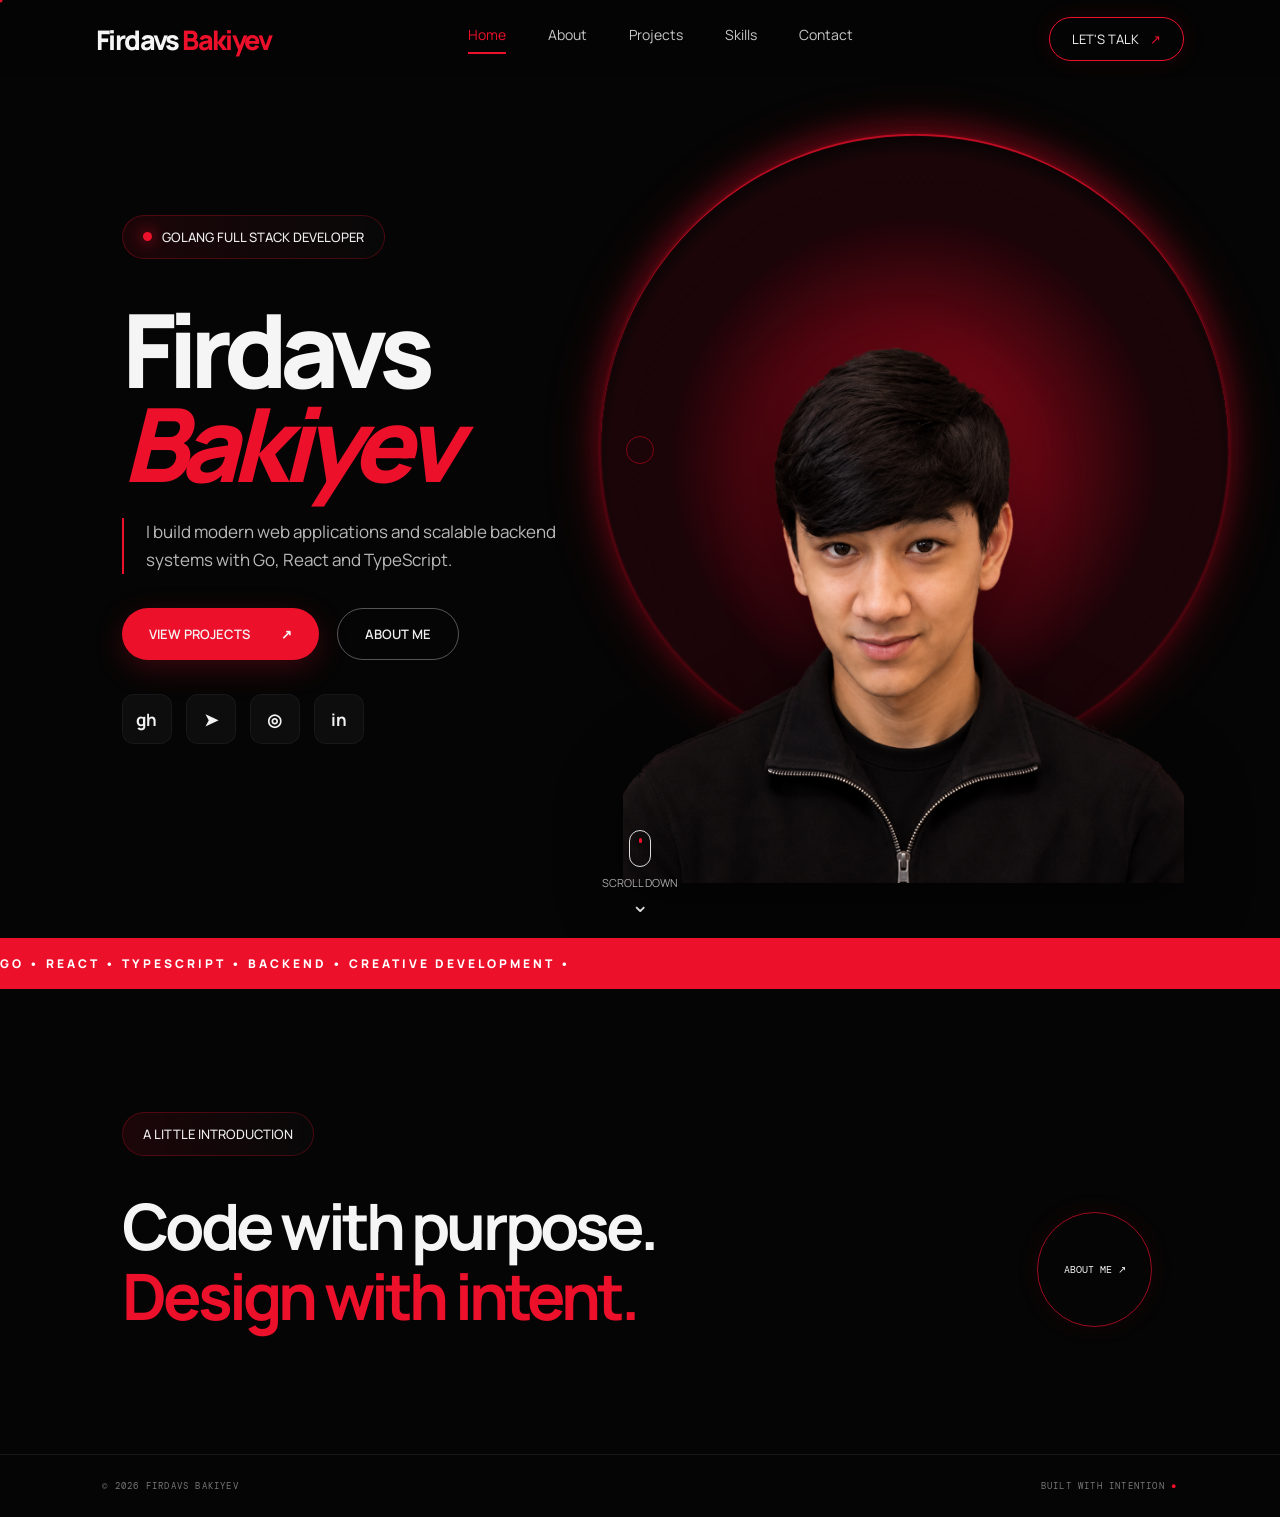
<file: index.html>
<!doctype html>
<html lang="en">
<head>
  <meta charset="UTF-8"><meta name="viewport" content="width=device-width, initial-scale=1.0">
  <meta name="theme-color" content="#080808"><title>Firdavs Bakiyev — Developer</title>
  <link rel="preconnect" href="https://fonts.googleapis.com"><link rel="preconnect" href="https://fonts.gstatic.com" crossorigin>
  <link href="https://fonts.googleapis.com/css2?family=DM+Mono:wght@400;500&family=Manrope:wght@400;500;600;700;800&display=swap" rel="stylesheet">
  <link rel="stylesheet" href="assets/style.css">
</head>
<body>
  <div class="cursor"></div><div class="cursor-follower"></div>
  <header class="nav-wrap"><a class="logo" href="index.html"><span class="logo-first">Firdavs</span> <span class="logo-last">Bakiyev</span></a><button class="menu-toggle" aria-label="Open menu">☰</button>
    <nav class="nav"><a class="active" href="index.html">Home</a><a href="about.html">About</a><a href="projects.html">Projects</a><a href="skills.html">Skills</a><a href="contact.html">Contact</a></nav>
    <a class="nav-cta" href="contact.html">LET'S TALK <span>↗</span></a>
  </header>
  <main>
    <section class="hero page-pad">
      <div class="hero-copy reveal">
        <p class="eyebrow"><span class="pulse"></span> GOLANG FULL STACK DEVELOPER</p>
        <p class="hero-kicker">AVAILABLE FOR SELECT PROJECTS</p>
        <h1>Firdavs<br><em>Bakiyev</em></h1>
        <p class="intro">I build modern web applications and scalable backend systems with Go, React and TypeScript.</p>
        <div class="hero-actions"><a class="button button-red" href="projects.html">VIEW PROJECTS <span>↗</span></a><a class="button button-outline" href="about.html">ABOUT ME</a></div>
        <div class="social-links">
          <a href="https://github.com/firdavs069" aria-label="GitHub" target="_blank" rel="noreferrer">gh</a>
          <a href="https://t.me/firdavs_dark" aria-label="Telegram" target="_blank" rel="noreferrer">➤</a>
          <a href="https://instagram.com/firdavsgolang" aria-label="Instagram" target="_blank" rel="noreferrer">◎</a>
          <a href="https://www.linkedin.com/" aria-label="LinkedIn" target="_blank" rel="noreferrer">in</a>
        </div>
      </div>
      <div class="hero-visual reveal">
        <div class="portrait-frame"><img src="assets/firdavs-cutout.png" alt="Portrait of Firdavs Bakiyev"></div>
        
        
      </div>
      <div class="scroll-prompt"><span class="mouse-icon"><i></i></span><span>SCROLL DOWN</span><b>⌄</b></div>
    </section>
    <section class="ticker"><div>GO • REACT • TYPESCRIPT • BACKEND • CREATIVE DEVELOPMENT •&nbsp;</div><div>GO • REACT • TYPESCRIPT • BACKEND • CREATIVE DEVELOPMENT •&nbsp;</div></section>
    <section class="home-next page-pad reveal"><p class="eyebrow">A LITTLE INTRODUCTION</p><h2>Code with purpose.<br><em>Design with intent.</em></h2><a class="circle-link" href="about.html">ABOUT ME ↗</a></section>
  </main>
  <footer><span>© 2026 FIRDAVS BAKIYEV</span><span>BUILT WITH INTENTION <b>●</b></span></footer>
  <script src="assets/script.js"></script>
</body></html>
</file>
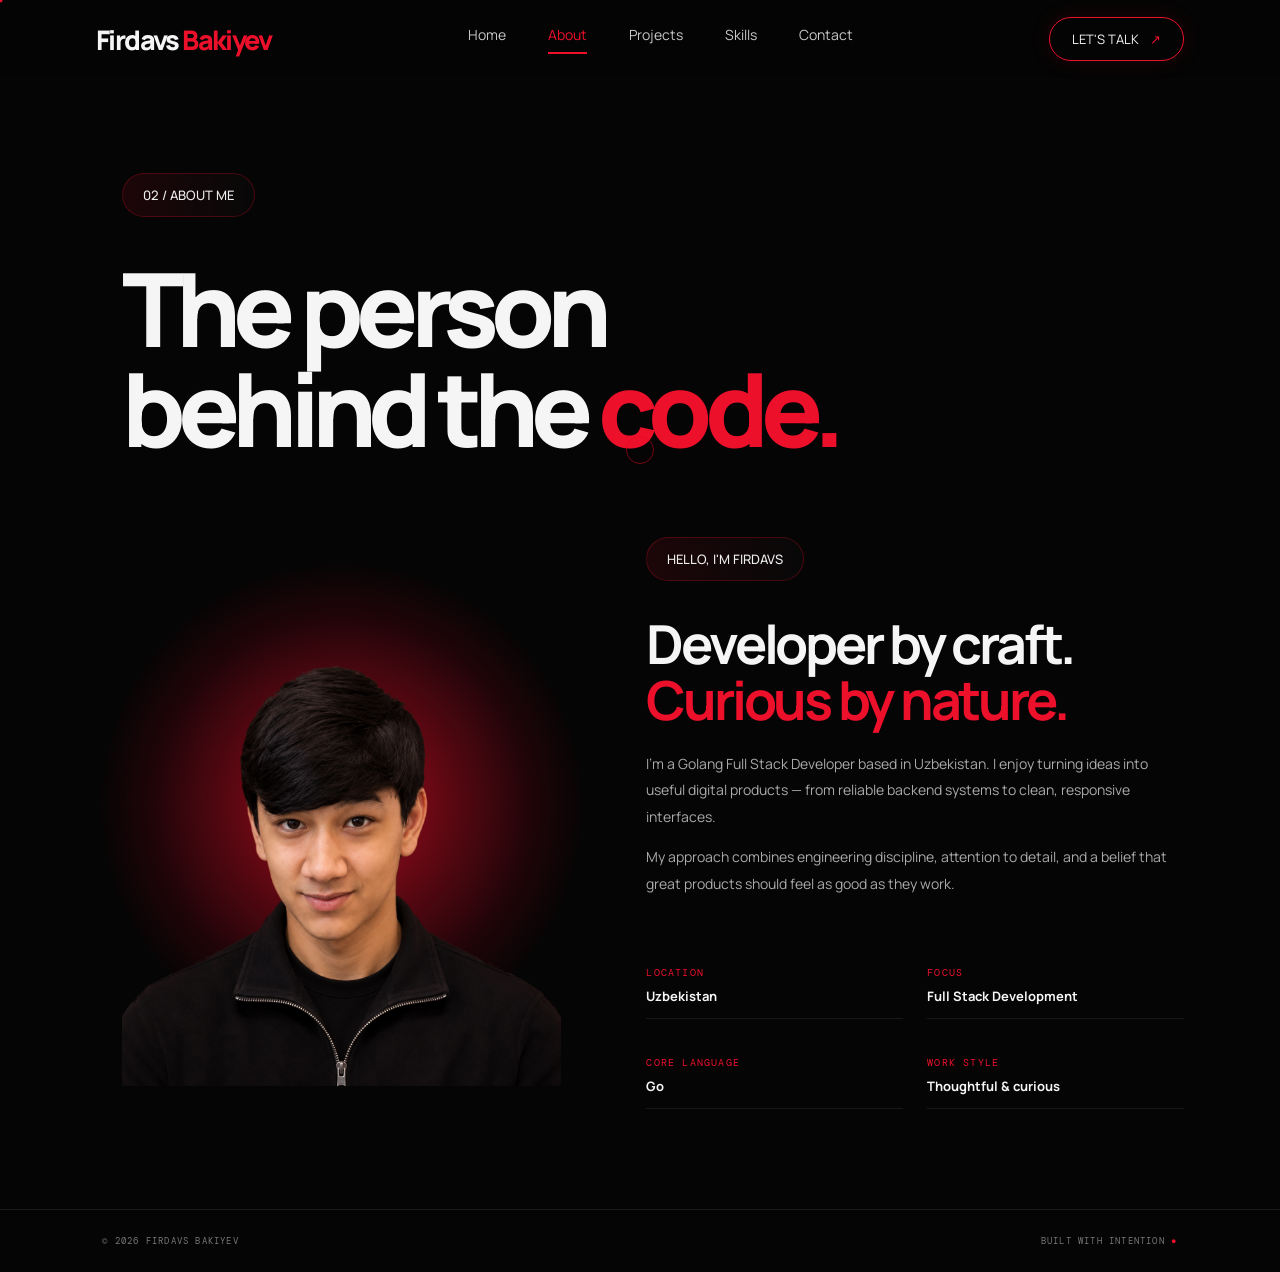
<file: about.html>
<!doctype html><html lang="en"><head><meta charset="UTF-8"><meta name="viewport" content="width=device-width, initial-scale=1.0"><title>About — Firdavs Bakiyev</title><link href="https://fonts.googleapis.com/css2?family=DM+Mono:wght@400;500&family=Manrope:wght@400;500;600;700;800&display=swap" rel="stylesheet"><link rel="stylesheet" href="assets/style.css"></head><body><div class="cursor"></div><div class="cursor-follower"></div><header class="nav-wrap"><a class="logo" href="index.html"><span class="logo-first">Firdavs</span> <span class="logo-last">Bakiyev</span></a><button class="menu-toggle" aria-label="Open menu">☰</button><nav class="nav"><a href="index.html">Home</a><a class="active" href="about.html">About</a><a href="projects.html">Projects</a><a href="skills.html">Skills</a><a href="contact.html">Contact</a></nav><a class="nav-cta" href="contact.html">LET'S TALK <span>↗</span></a></header><main class="inner-page page-pad"><p class="eyebrow reveal">02 / ABOUT ME</p><h1 class="inner-title reveal">The person<br>behind the <em>code.</em></h1><div class="about-grid"><div class="about-photo reveal"><img src="assets/firdavs-cutout.png" alt="Firdavs Bakiyev"></div><div class="about-copy reveal"><p class="eyebrow">HELLO, I'M FIRDAVS</p><h2>Developer by craft.<br><em>Curious by nature.</em></h2><p>I'm a Golang Full Stack Developer based in Uzbekistan. I enjoy turning ideas into useful digital products — from reliable backend systems to clean, responsive interfaces.</p><p>My approach combines engineering discipline, attention to detail, and a belief that great products should feel as good as they work.</p><div class="facts"><div><small>LOCATION</small><b>Uzbekistan</b></div><div><small>FOCUS</small><b>Full Stack Development</b></div><div><small>CORE LANGUAGE</small><b>Go</b></div><div><small>WORK STYLE</small><b>Thoughtful & curious</b></div></div></div></div></main><footer><span>© 2026 FIRDAVS BAKIYEV</span><span>BUILT WITH INTENTION <b>●</b></span></footer><script src="assets/script.js"></script></body></html>
</file>
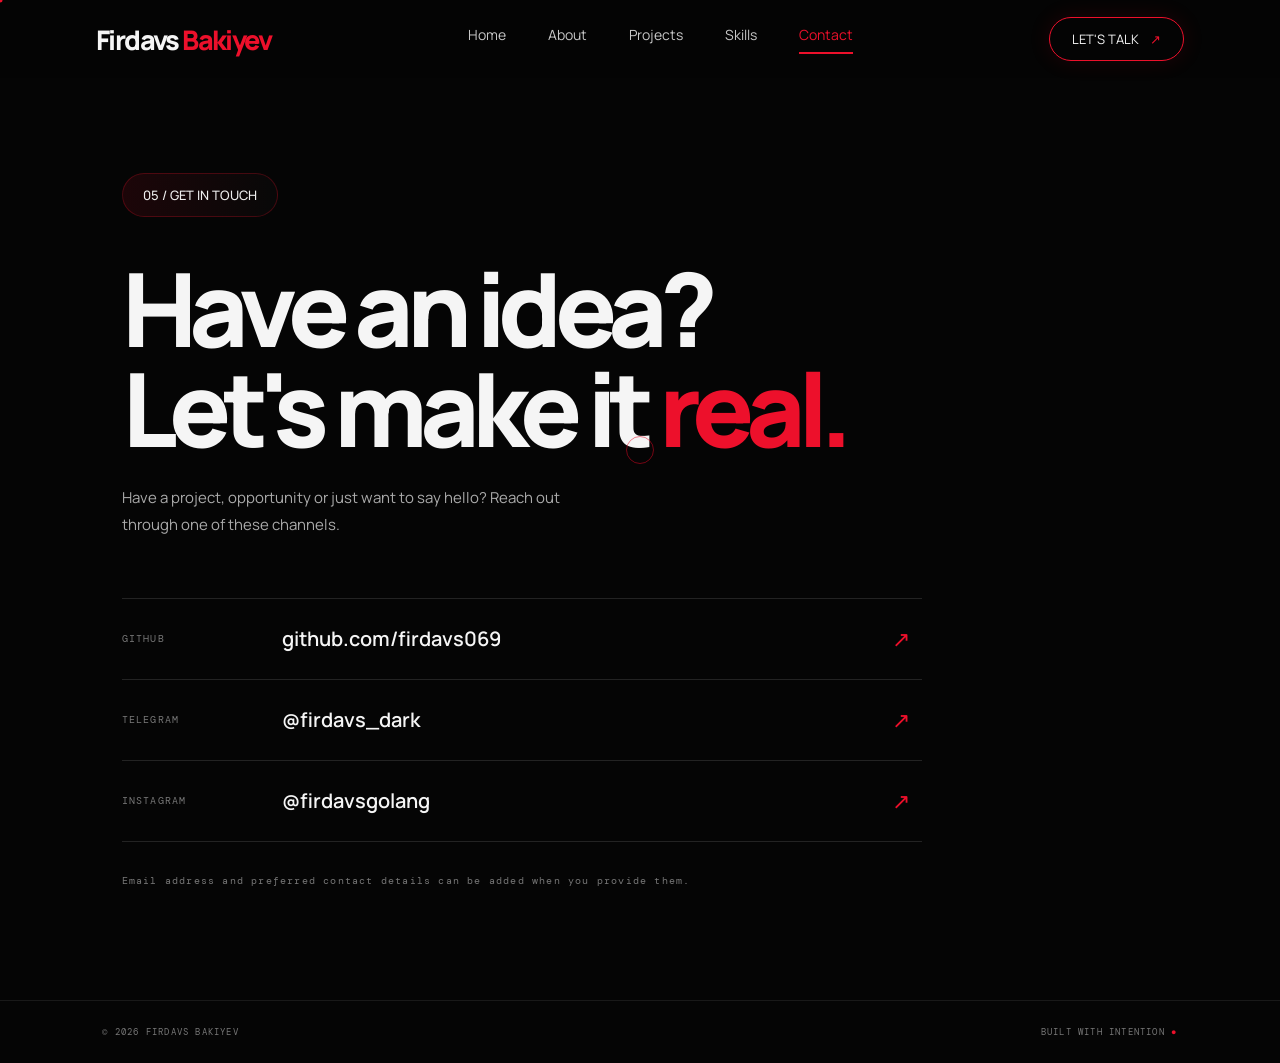
<file: contact.html>
<!doctype html><html lang="en"><head><meta charset="UTF-8"><meta name="viewport" content="width=device-width, initial-scale=1.0"><title>Contact — Firdavs Bakiyev</title><link href="https://fonts.googleapis.com/css2?family=DM+Mono:wght@400;500&family=Manrope:wght@400;500;600;700;800&display=swap" rel="stylesheet"><link rel="stylesheet" href="assets/style.css"></head><body><div class="cursor"></div><div class="cursor-follower"></div><header class="nav-wrap"><a class="logo" href="index.html"><span class="logo-first">Firdavs</span> <span class="logo-last">Bakiyev</span></a><button class="menu-toggle" aria-label="Open menu">☰</button><nav class="nav"><a href="index.html">Home</a><a href="about.html">About</a><a href="projects.html">Projects</a><a href="skills.html">Skills</a><a class="active" href="contact.html">Contact</a></nav><a class="nav-cta" href="contact.html">LET'S TALK <span>↗</span></a></header><main class="inner-page page-pad contact-page"><p class="eyebrow reveal">05 / GET IN TOUCH</p><h1 class="inner-title reveal">Have an idea?<br>Let's make it <em>real.</em></h1><p class="page-lead reveal">Have a project, opportunity or just want to say hello? Reach out through one of these channels.</p><div class="contact-links reveal"><a href="https://github.com/firdavs069" target="_blank" rel="noreferrer"><span>GITHUB</span><b>github.com/firdavs069</b><i>↗</i></a><a href="https://t.me/firdavs_dark" target="_blank" rel="noreferrer"><span>TELEGRAM</span><b>@firdavs_dark</b><i>↗</i></a><a href="https://instagram.com/firdavsgolang" target="_blank" rel="noreferrer"><span>INSTAGRAM</span><b>@firdavsgolang</b><i>↗</i></a></div><p class="note">Email address and preferred contact details can be added when you provide them.</p></main><footer><span>© 2026 FIRDAVS BAKIYEV</span><span>BUILT WITH INTENTION <b>●</b></span></footer><script src="assets/script.js"></script></body></html>
</file>
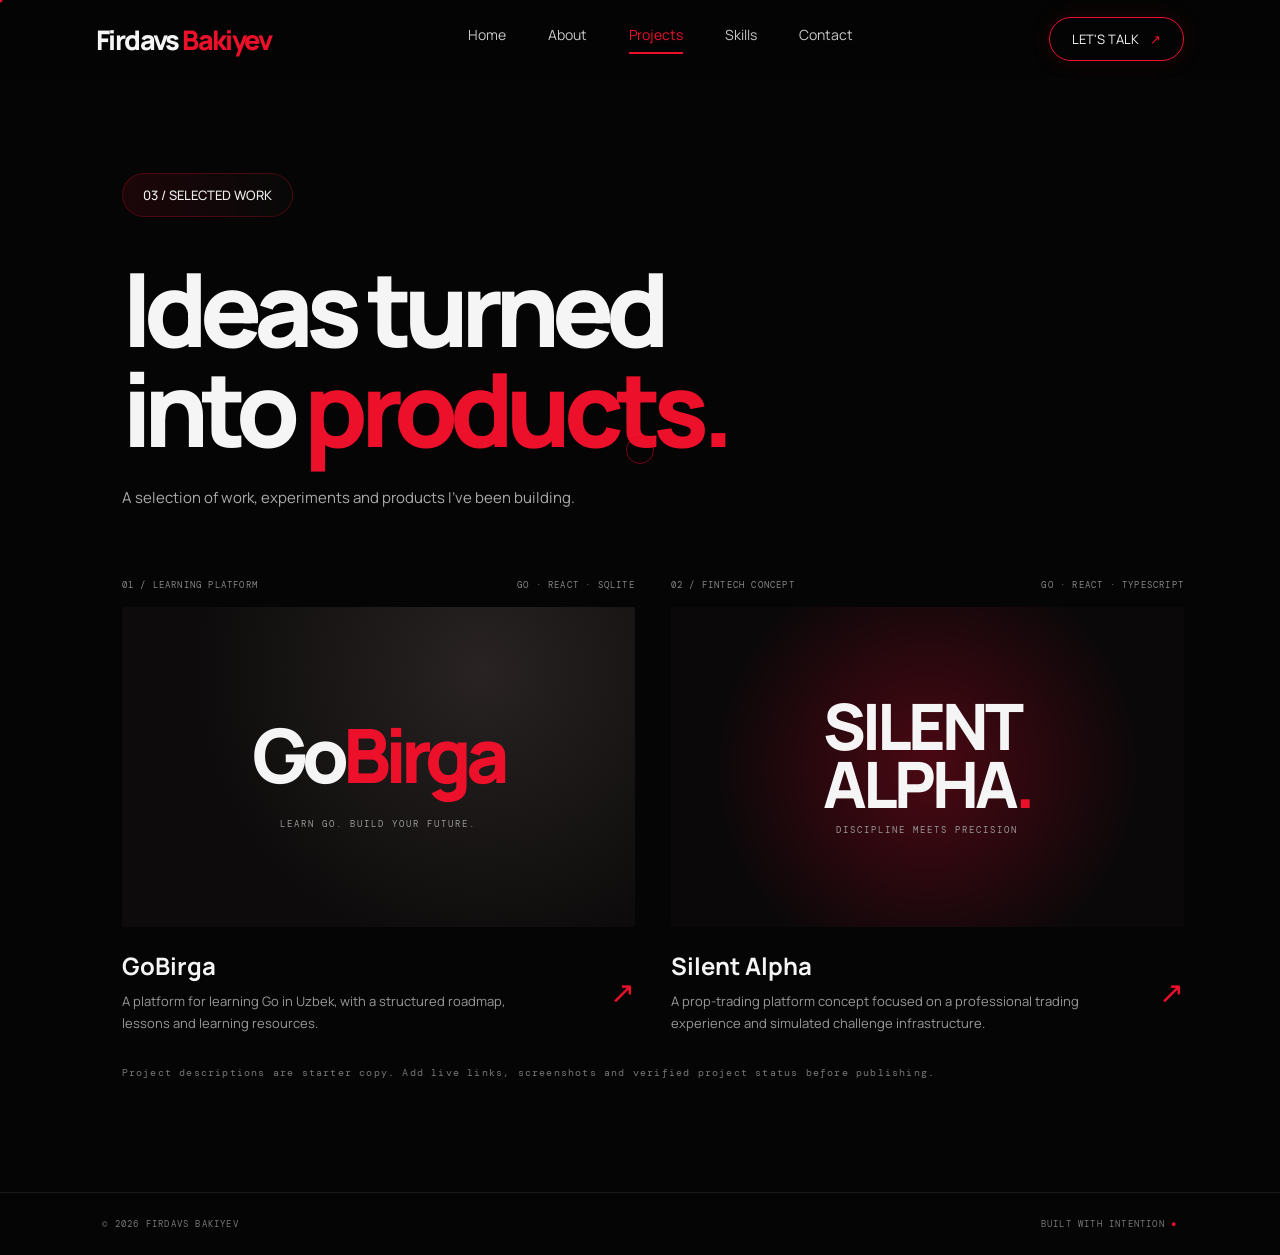
<file: projects.html>
<!doctype html><html lang="en"><head><meta charset="UTF-8"><meta name="viewport" content="width=device-width, initial-scale=1.0"><title>Projects — Firdavs Bakiyev</title><link href="https://fonts.googleapis.com/css2?family=DM+Mono:wght@400;500&family=Manrope:wght@400;500;600;700;800&display=swap" rel="stylesheet"><link rel="stylesheet" href="assets/style.css"></head><body><div class="cursor"></div><div class="cursor-follower"></div><header class="nav-wrap"><a class="logo" href="index.html"><span class="logo-first">Firdavs</span> <span class="logo-last">Bakiyev</span></a><button class="menu-toggle" aria-label="Open menu">☰</button><nav class="nav"><a href="index.html">Home</a><a href="about.html">About</a><a class="active" href="projects.html">Projects</a><a href="skills.html">Skills</a><a href="contact.html">Contact</a></nav><a class="nav-cta" href="contact.html">LET'S TALK <span>↗</span></a></header><main class="inner-page page-pad"><p class="eyebrow reveal">03 / SELECTED WORK</p><h1 class="inner-title reveal">Ideas turned<br>into <em>products.</em></h1><p class="page-lead reveal">A selection of work, experiments and products I've been building.</p><div class="project-list"><article class="project-card reveal"><div class="project-top"><span>01 / LEARNING PLATFORM</span><span>GO · REACT · SQLITE</span></div><div class="project-art gobirga"><span>Go<span class="red-word">Birga</span></span><small>LEARN GO. BUILD YOUR FUTURE.</small></div><div class="project-bottom"><div><h2>GoBirga</h2><p>A platform for learning Go in Uzbek, with a structured roadmap, lessons and learning resources.</p></div><span class="project-arrow">↗</span></div></article><article class="project-card reveal"><div class="project-top"><span>02 / FINTECH CONCEPT</span><span>GO · REACT · TYPESCRIPT</span></div><div class="project-art silent"><span>SILENT<br>ALPHA<span class="red-word">.</span></span><small>DISCIPLINE MEETS PRECISION</small></div><div class="project-bottom"><div><h2>Silent Alpha</h2><p>A prop-trading platform concept focused on a professional trading experience and simulated challenge infrastructure.</p></div><span class="project-arrow">↗</span></div></article></div><p class="note">Project descriptions are starter copy. Add live links, screenshots and verified project status before publishing.</p></main><footer><span>© 2026 FIRDAVS BAKIYEV</span><span>BUILT WITH INTENTION <b>●</b></span></footer><script src="assets/script.js"></script></body></html>
</file>
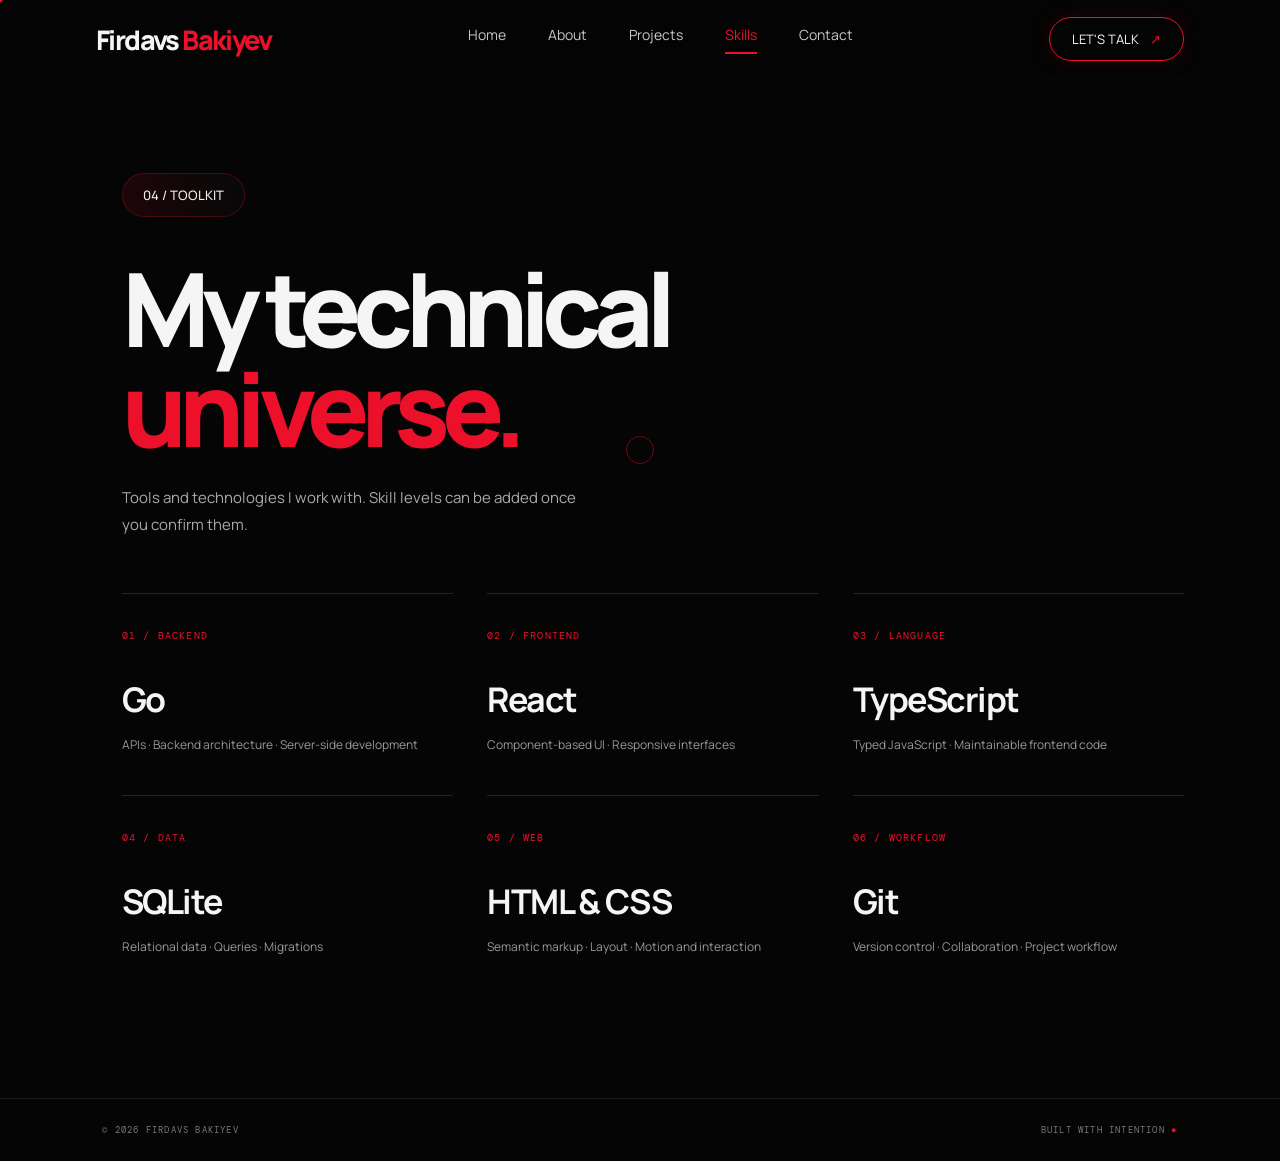
<file: skills.html>
<!doctype html><html lang="en"><head><meta charset="UTF-8"><meta name="viewport" content="width=device-width, initial-scale=1.0"><title>Skills — Firdavs Bakiyev</title><link href="https://fonts.googleapis.com/css2?family=DM+Mono:wght@400;500&family=Manrope:wght@400;500;600;700;800&display=swap" rel="stylesheet"><link rel="stylesheet" href="assets/style.css"></head><body><div class="cursor"></div><div class="cursor-follower"></div><header class="nav-wrap"><a class="logo" href="index.html"><span class="logo-first">Firdavs</span> <span class="logo-last">Bakiyev</span></a><button class="menu-toggle" aria-label="Open menu">☰</button><nav class="nav"><a href="index.html">Home</a><a href="about.html">About</a><a href="projects.html">Projects</a><a class="active" href="skills.html">Skills</a><a href="contact.html">Contact</a></nav><a class="nav-cta" href="contact.html">LET'S TALK <span>↗</span></a></header><main class="inner-page page-pad"><p class="eyebrow reveal">04 / TOOLKIT</p><h1 class="inner-title reveal">My technical<br><em>universe.</em></h1><p class="page-lead reveal">Tools and technologies I work with. Skill levels can be added once you confirm them.</p><div class="skill-grid"><div class="skill-card reveal"><small>01 / BACKEND</small><h2>Go</h2><p>APIs · Backend architecture · Server-side development</p></div><div class="skill-card reveal"><small>02 / FRONTEND</small><h2>React</h2><p>Component-based UI · Responsive interfaces</p></div><div class="skill-card reveal"><small>03 / LANGUAGE</small><h2>TypeScript</h2><p>Typed JavaScript · Maintainable frontend code</p></div><div class="skill-card reveal"><small>04 / DATA</small><h2>SQLite</h2><p>Relational data · Queries · Migrations</p></div><div class="skill-card reveal"><small>05 / WEB</small><h2>HTML & CSS</h2><p>Semantic markup · Layout · Motion and interaction</p></div><div class="skill-card reveal"><small>06 / WORKFLOW</small><h2>Git</h2><p>Version control · Collaboration · Project workflow</p></div></div></main><footer><span>© 2026 FIRDAVS BAKIYEV</span><span>BUILT WITH INTENTION <b>●</b></span></footer><script src="assets/script.js"></script></body></html>
</file>
<file: assets/style.css>
:root{--bg:#080808;--panel:#111;--red:#e50924;--white:#f4f1ef;--muted:#898484;--line:#292526}*{box-sizing:border-box}html{scroll-behavior:smooth}body{margin:0;background:var(--bg);color:var(--white);font-family:Manrope,Arial,sans-serif;overflow-x:hidden}a{color:inherit;text-decoration:none}.page-pad{padding-left:8vw;padding-right:8vw}.nav-wrap{height:82px;padding:0 8vw;display:flex;align-items:center;justify-content:space-between;border-bottom:1px solid #ffffff12;position:relative;z-index:10;background:#080808e8;backdrop-filter:blur(16px)}.logo{font-size:20px;font-weight:800;letter-spacing:-1px;white-space:nowrap;color:#f4f1ef}.logo span,.red-dot,.red-word{color:var(--red)}.nav{display:flex;gap:34px}.nav a,.nav-cta,.eyebrow,.hero-kicker,.hero-bottom,.portrait-label,.vertical-note,.hero-index,.project-top,.skill-card small,.facts small,footer,.contact-links>a>span,.note{font-family:"DM Mono",monospace;font-size:10px;letter-spacing:1.2px}.nav a{color:#aaa;transition:.3s}.nav a:hover,.nav a.active{color:var(--white)}.nav a.active:after{content:"";display:block;height:2px;background:var(--red);margin-top:8px}.nav-cta{border:1px solid #ffffff35;padding:12px 16px;transition:.3s}.nav-cta:hover{background:var(--red);border-color:var(--red)}.nav-cta span{color:var(--red);margin-left:8px}.nav-cta:hover span{color:white}.menu-toggle{display:none;background:none;color:white;border:0;font-size:24px}.hero{min-height:calc(100vh - 82px);position:relative;display:grid;grid-template-columns:1.05fr .95fr;align-items:center;overflow:hidden;padding-top:45px;padding-bottom:90px}.hero:before{content:"";position:absolute;width:650px;height:650px;border-radius:50%;background:radial-gradient(circle,#7b0715 0%,#3d050d 27%,transparent 68%);right:0;top:8%;opacity:.48;pointer-events:none}.hero-copy{position:relative;z-index:2;padding:35px 0}.eyebrow{color:var(--red);display:flex;align-items:center;gap:10px}.pulse{width:7px;height:7px;border-radius:50%;background:var(--red);box-shadow:0 0 15px var(--red);animation:pulse 1.6s infinite}.hero-kicker{color:#b8b0b0;margin:55px 0 18px}.hero-kicker span{color:#666}.hero h1,.inner-title{font-size:clamp(58px,7.4vw,112px);line-height:.99;letter-spacing:-.085em;margin:0;font-weight:800}.hero h1 em,.inner-title em,.home-next h2 em,.about-copy h2 em{font-style:normal;color:var(--red)}.intro,.page-lead{max-width:480px;color:#a59e9e;line-height:1.9;font-size:14px;margin:28px 0 30px}.hero-actions{display:flex;align-items:center;gap:28px}.button{padding:16px 20px;font-family:"DM Mono",monospace;font-size:10px;letter-spacing:1px}.button-red{background:var(--red);transition:transform .3s,box-shadow .3s}.button-red:hover{transform:translateY(-4px);box-shadow:0 12px 35px #e5092445}.button span{margin-left:16px}.text-link{font-family:"DM Mono",monospace;font-size:10px;color:#aaa}.text-link span{color:var(--red);margin-left:8px}.hero-visual{height:min(720px,78vh);min-height:500px;position:relative;display:flex;align-items:center;justify-content:center}.portrait-frame{height:100%;width:min(100%,620px);position:relative;overflow:visible;border:0;border-radius:0;z-index:1;box-shadow:none;background:transparent;display:flex;align-items:flex-end;justify-content:center}.portrait-frame:before{content:'';position:absolute;width:112%;aspect-ratio:1;border-radius:50%;left:50%;top:48%;transform:translate(-50%,-50%);background:radial-gradient(circle,rgba(229,9,36,.62) 0%,rgba(128,5,20,.36) 42%,rgba(229,9,36,.12) 60%,transparent 72%);box-shadow:0 0 2px 1px rgba(229,9,36,.45),0 0 55px rgba(229,9,36,.32);z-index:-1}.portrait-frame img{position:relative;width:100%;height:100%;object-fit:contain;object-position:center bottom;filter:saturate(.88);transition:transform 1s;mix-blend-mode:normal}.portrait-frame:hover img{transform:translateY(-5px) scale(1.015)}.portrait-shade{position:absolute;inset:58% 0 0;background:linear-gradient(transparent,#080808 96%);pointer-events:none}.portrait-label{position:absolute;bottom:22px;left:50%;transform:translateX(-50%);color:white;white-space:nowrap;font-size:8px}.orbit{position:absolute;border:1px solid #e509243d;border-radius:50%;transform:rotate(-25deg)}.orbit-one{width:115%;height:78%;}.orbit-two{width:125%;height:88%;border-color:#ffffff15}.vertical-note{position:absolute;right:-24px;top:42%;writing-mode:vertical-rl;color:#777}.hero-index{display:none}.hero-bottom{position:absolute;bottom:30px;left:8vw;right:8vw;display:flex;align-items:center;gap:18px;color:#777}.scroll-line{height:1px;width:80px;background:var(--red)}.ticker{overflow:hidden;display:flex;background:var(--red);color:white;white-space:nowrap;padding:17px 0;font-size:12px;font-weight:800;letter-spacing:3px}.ticker div{flex-shrink:0;min-width:100%;animation:ticker 24s linear infinite}.home-next{min-height:390px;padding-top:110px;padding-bottom:100px;position:relative}.home-next h2,.about-copy h2{font-size:clamp(35px,5vw,65px);letter-spacing:-.06em;line-height:1.1;margin:22px 0}.circle-link{position:absolute;right:10%;top:48%;border:1px solid var(--red);border-radius:50%;width:115px;height:115px;display:grid;place-items:center;font:10px "DM Mono";transition:.35s}.circle-link:hover{background:var(--red);transform:rotate(-12deg)}footer{padding:25px 8vw;border-top:1px solid var(--line);display:flex;justify-content:space-between;color:#777}footer b{color:var(--red)}.inner-page{min-height:calc(100vh - 140px);padding-top:90px;padding-bottom:100px}.inner-title{font-size:clamp(55px,8vw,105px);margin:28px 0 25px}.about-grid{display:grid;grid-template-columns:.8fr 1.2fr;gap:9%;align-items:center;margin-top:75px}.about-photo{height:auto;aspect-ratio:1;max-width:420px;overflow:hidden;border-radius:50%;border:1px solid #ffffff25;box-shadow:0 0 0 10px #e5092410,0 0 55px #e5092425}.about-photo img{width:100%;height:100%;object-fit:cover;object-position:center 20%}.about-copy h2{font-size:clamp(32px,4vw,52px)}.about-copy>p:not(.eyebrow){color:#aaa;line-height:1.9;font-size:14px;max-width:650px}.facts{display:grid;grid-template-columns:1fr 1fr;gap:25px;margin-top:40px;border-top:1px solid var(--line);padding-top:25px}.facts div{display:grid;gap:8px}.facts small,.skill-card small{color:var(--red)}.facts b{font-size:13px}.page-lead{margin-top:10px}.project-list{display:grid;grid-template-columns:1fr 1fr;gap:25px;margin-top:55px}.project-card{border:1px solid var(--line);padding:15px;transition:border-color .3s,transform .4s}.project-card:hover{border-color:#a90b1d;transform:translateY(-7px)}.project-top{display:flex;justify-content:space-between;color:#777;font-size:9px;padding:8px 3px 15px}.project-art{height:310px;display:flex;flex-direction:column;justify-content:center;align-items:center;position:relative;overflow:hidden}.gobirga{background:radial-gradient(circle at 70% 20%,#383838,#101010 55%)}.gobirga>span{font-size:clamp(45px,6vw,75px);font-weight:800;letter-spacing:-6px}.project-art small{font:9px "DM Mono";letter-spacing:2px;color:#999;margin-top:12px}.silent{background:radial-gradient(circle at center,#4d0710,#12090a 65%)}.silent>span{font-size:clamp(40px,5vw,68px);font-weight:800;letter-spacing:-4px;line-height:.9}.project-bottom{display:flex;justify-content:space-between;align-items:center;padding:18px 5px 5px}.project-bottom h2{margin:0 0 8px;font-size:22px}.project-bottom p{margin:0;color:#999;font-size:12px;line-height:1.7;max-width:420px}.project-arrow{font-size:28px;color:var(--red)}.note{color:#777;line-height:1.8;margin-top:30px;font-size:9px}.skill-grid{display:grid;grid-template-columns:repeat(3,1fr);gap:15px;margin-top:55px}.skill-card{min-height:210px;padding:25px;border:1px solid var(--line);background:linear-gradient(145deg,#121010,#090909);transition:.35s}.skill-card:hover{border-color:var(--red);background:#16090b;transform:translateY(-5px)}.skill-card h2{font-size:32px;letter-spacing:-1.5px;margin:35px 0 10px}.skill-card p{font-size:12px;color:#999;line-height:1.7}.contact-page{min-height:calc(100vh - 140px)}.contact-links{max-width:760px;margin-top:60px;border-top:1px solid var(--line)}.contact-links>a{display:grid;grid-template-columns:150px 1fr 30px;align-items:center;padding:25px 5px;border-bottom:1px solid var(--line);transition:.3s}.contact-links>a:hover{padding-left:18px;color:var(--red)}.contact-links>a>span{color:#777}.contact-links>a>b{font-size:clamp(14px,2vw,19px)}.contact-links>a>i{font-style:normal;color:var(--red);font-size:22px}.reveal{opacity:0;transform:translateY(28px);filter:blur(7px);transition:opacity .85s ease,transform .85s cubic-bezier(.2,.7,.2,1),filter .85s}.reveal.visible{opacity:1;transform:translateY(0);filter:blur(0)}.cursor,.cursor-follower{position:fixed;left:0;top:0;pointer-events:none;border-radius:50%;z-index:100;transform:translate(-50%,-50%)}.cursor{width:5px;height:5px;background:var(--red)}.cursor-follower{width:28px;height:28px;border:1px solid #e5092480;transition:width .2s,height .2s}.cursor-follower.hover{width:48px;height:48px;background:#e5092415}@keyframes pulse{50%{opacity:.35;box-shadow:0 0 3px var(--red)}}@keyframes ticker{to{transform:translateX(-100%)}}@media(max-width:850px){.page-pad{padding-left:6vw;padding-right:6vw}.nav-wrap{padding:0 6vw}.nav{gap:16px}.nav a{font-size:9px}.hero{grid-template-columns:1fr .8fr}.hero h1{font-size:clamp(55px,8vw,85px)}.portrait-frame{width:min(100%,520px)}.about-grid{gap:5%}.skill-grid{grid-template-columns:repeat(2,1fr)}}@media(max-width:650px){.nav-wrap{height:70px}.menu-toggle{display:block;margin-left:auto;margin-right:18px}.nav{display:none;position:absolute;top:70px;left:0;right:0;padding:22px 6vw;background:#0b0b0b;border-bottom:1px solid var(--line);flex-direction:column;gap:22px}.nav.open{display:flex}.nav-cta{font-size:8px;padding:10px}.hero{display:flex;flex-direction:column;align-items:stretch;padding-top:45px;padding-bottom:80px}.hero-copy{padding:10px 0}.hero-kicker{margin-top:40px}.hero h1{font-size:clamp(55px,15vw,85px)}.hero-visual{height:480px;min-height:0;margin-top:35px}.portrait-frame{width:min(100%,430px);height:100%;aspect-ratio:auto}.vertical-note{right:0}.hero-index{right:5%}.hero-bottom{left:6vw;right:6vw}.about-grid{grid-template-columns:1fr;margin-top:45px}.about-photo{height:auto;aspect-ratio:1;width:80%;margin:auto}.about-copy{margin-top:35px}.project-list{grid-template-columns:1fr}.project-art{height:260px}.skill-grid{grid-template-columns:1fr 1fr}.skill-card{padding:18px;min-height:190px}.skill-card h2{font-size:25px}.contact-links>a{grid-template-columns:95px 1fr 20px}.contact-links>a>b{font-size:12px}footer{padding:22px 6vw;font-size:8px}.circle-link{position:static;margin-top:30px;width:95px;height:95px}.home-next{padding-top:75px;padding-bottom:75px}.cursor,.cursor-follower{display:none}}
/* Final hero treatment: isolated portrait over a soft red circular glow */
.logo .logo-first{color:#f4f1ef}.logo .logo-last{color:#e50924}
.hero-visual{isolation:isolate;overflow:visible}
.portrait-frame{height:100%;width:min(100%,590px);aspect-ratio:auto;position:relative;overflow:visible;border:0;border-radius:0;z-index:1;box-shadow:none;background:transparent;display:flex;align-items:flex-end;justify-content:center}
.portrait-frame::before{content:"";position:absolute;z-index:-2;width:112%;aspect-ratio:1;border-radius:50%;left:50%;top:47%;transform:translate(-50%,-50%);background:radial-gradient(circle at 50% 48%,#ed092d 0%,#a8071d 24%,#4b0712 48%,#16080b 68%,transparent 73%);filter:blur(2px)}
.portrait-frame::after{content:"";position:absolute;z-index:-1;width:112%;aspect-ratio:1;border-radius:50%;left:50%;top:47%;transform:translate(-50%,-50%);border-top:2px solid #ed1738aa;border-right:1px solid #ed173833;box-shadow:0 -10px 35px #e5092433}
.portrait-frame img{position:relative;width:100%;height:100%;object-fit:contain;object-position:center bottom;filter:drop-shadow(0 10px 35px #000b);transition:transform .8s ease}
.portrait-frame:hover img{transform:translateY(-5px) scale(1.025)}
.portrait-shade,.portrait-label,.orbit,.vertical-note{display:none!important}
@media(max-width:850px){.portrait-frame{width:min(100%,520px)}}
@media(max-width:650px){.hero-visual{height:440px;min-height:0;width:100%}.portrait-frame{width:min(100%,420px);height:100%}.portrait-frame::before,.portrait-frame::after{width:105%;top:45%}}


/* =========================================================
   RED VOID — unified reference-inspired visual system
   Keep page chrome, typography, glow and interaction consistent.
   ========================================================= */
:root {
  --bg: #050505;
  --red: #ed102b;
  --white: #f5f5f5;
  --muted: #aaa;
  --line: rgba(255,255,255,.10);
}
body { background:#050505; }
.nav-wrap {
  height:78px; padding:0 7.5vw; border:0; background:rgba(5,5,5,.82);
  backdrop-filter:blur(18px);
}
.logo {font-family:Manrope,Arial,sans-serif;font-size:27px;font-weight:800;letter-spacing:-1.6px}
.logo .logo-first {color:#f5f5f5}
.logo .logo-last {color:var(--red)}
.nav {gap:42px}
.nav a {font-family:Manrope,Arial,sans-serif;font-size:14px;letter-spacing:0;color:#c8c8c8}
.nav a.active {color:var(--red)}
.nav a.active:after {height:2px;margin-top:8px;background:var(--red)}
.nav-cta {
  font-family:Manrope,Arial,sans-serif;font-size:13px;letter-spacing:0;
  padding:12px 22px;border:1px solid var(--red);border-radius:30px;
  box-shadow:0 0 22px rgba(229,9,36,.12);background:transparent;
}
.nav-cta:hover {background:var(--red);border-color:var(--red)}
.page-pad {padding-left:9.5vw;padding-right:7.5vw}
.hero {
  min-height:calc(100vh - 78px);grid-template-columns:1fr 1.12fr;
  padding-top:15px;padding-bottom:55px;overflow:hidden;
}
.hero:before {display:none}
.hero-copy {padding:30px 0 60px;z-index:3}
.eyebrow {
  display:inline-flex;align-items:center;gap:10px;padding:12px 20px;
  border:1px solid rgba(237,16,43,.25);border-radius:30px;
  background:linear-gradient(90deg,rgba(237,16,43,.10),rgba(255,255,255,.015));
  color:#eee;font:500 13px Manrope,Arial,sans-serif;letter-spacing:0;
}
.pulse {width:9px;height:9px;flex:none}
.hero-kicker {display:none}
.hero h1 {
  font-size:clamp(76px,8vw,118px);line-height:.92;letter-spacing:-.075em;
  margin:30px 0 28px;font-weight:800;
}
.hero h1 em {font-style:italic;color:var(--red)}
.intro {
  max-width:520px;margin:0 0 34px;padding-left:22px;border-left:2px solid var(--red);
  color:#b9b9b9;font:400 17px/1.65 Manrope,Arial,sans-serif;
}
.hero-actions {gap:18px}
.button {
  display:inline-flex;align-items:center;justify-content:center;gap:15px;
  padding:16px 27px;border-radius:32px;font:600 13px Manrope,Arial,sans-serif;
  letter-spacing:0;min-height:52px;
}
.button-red {background:var(--red);box-shadow:0 9px 30px rgba(237,16,43,.22)}
.button-red:hover {transform:translateY(-3px);box-shadow:0 12px 35px rgba(237,16,43,.38)}
.button-outline {
  border:1px solid rgba(255,255,255,.32);color:#eee;background:transparent;
  transition:background .3s,border-color .3s,transform .3s;
}
.button-outline:hover {border-color:#fff;background:rgba(255,255,255,.07);transform:translateY(-3px)}
.social-links {display:flex;gap:14px;margin-top:34px}
.social-links a {
  width:50px;height:50px;display:grid;place-items:center;border-radius:12px;
  background:rgba(255,255,255,.035);color:#f2f2f2;font:700 17px Manrope,Arial,sans-serif;
  box-shadow:inset 0 0 0 1px rgba(255,255,255,.045);transition:.3s;
}
.social-links a:hover {background:var(--red);transform:translateY(-4px);box-shadow:0 8px 25px #ed102b40}
.hero-visual {
  height:min(790px,calc(100vh - 88px));min-height:560px;align-self:end;
  justify-content:center;align-items:flex-end;overflow:visible;isolation:isolate;
}
.portrait-frame {
  width:min(100%,720px);height:100%;overflow:visible;border:0;border-radius:0;
  box-shadow:none;background:transparent;display:flex;align-items:flex-end;justify-content:center;
}
.portrait-frame:before {
  content:"";position:absolute;z-index:-2;width:min(112%,760px);aspect-ratio:1;
  border-radius:50%;left:52%;top:45%;transform:translate(-50%,-50%);
  background:radial-gradient(circle at 50% 52%,rgba(237,16,43,.82) 0%,rgba(145,7,25,.56) 33%,rgba(62,5,15,.40) 54%,rgba(237,16,43,.10) 67%,transparent 73%);
  filter:blur(1px);
}
.portrait-frame:after {
  content:"";position:absolute;z-index:-1;width:min(112%,760px);aspect-ratio:1;
  border-radius:50%;left:52%;top:45%;transform:translate(-50%,-50%);
  border:0;border-top:2px solid rgba(237,16,43,.75);
  box-shadow:0 -8px 30px rgba(237,16,43,.28);
}
.portrait-frame img {
  width:100%;height:100%;object-fit:contain;object-position:center bottom;
  filter:drop-shadow(0 12px 30px rgba(0,0,0,.55));mix-blend-mode:normal;
}
.portrait-frame:hover img {transform:translateY(-5px) scale(1.015)}
.portrait-shade,.portrait-label,.orbit,.vertical-note,.hero-index,.hero-bottom {display:none!important}
.scroll-prompt {
  position:absolute;bottom:28px;left:50%;transform:translateX(-50%);
  display:flex;flex-direction:column;align-items:center;gap:8px;color:#aaa;
  font:11px Manrope,Arial,sans-serif;letter-spacing:0;z-index:4;
}
.mouse-icon {width:22px;height:37px;border:1.5px solid #ddd;border-radius:14px;display:block;position:relative}
.mouse-icon i {position:absolute;top:7px;left:9px;width:3px;height:5px;border-radius:3px;background:var(--red);animation:mouseScroll 1.4s infinite}
.scroll-prompt b {font-size:22px;line-height:12px;color:#ddd;font-weight:400}
@keyframes mouseScroll {0%{transform:translateY(0);opacity:1}80%{transform:translateY(10px);opacity:0}100%{opacity:0}}
/* All inner pages use the same black canvas, red accent and open, border-light layout. */
.inner-page {padding-top:82px;padding-bottom:100px}
.inner-title {font-size:clamp(65px,8vw,108px);line-height:.98;letter-spacing:-.075em}
.page-lead {font:400 15px/1.8 Manrope,Arial,sans-serif;color:#aaa}
.nav-wrap + main {background:transparent}
.about-grid {grid-template-columns:.9fr 1.1fr;gap:8%;margin-top:65px}
.about-photo {
  width:100%;max-width:500px;height:540px;aspect-ratio:auto;overflow:visible;
  border:0;border-radius:0;box-shadow:none;background:transparent;position:relative;
  display:flex;align-items:flex-end;justify-content:center;
}
.about-photo:before {
  content:"";position:absolute;z-index:-1;width:110%;aspect-ratio:1;border-radius:50%;
  left:50%;top:48%;transform:translate(-50%,-50%);
  background:radial-gradient(circle,rgba(237,16,43,.72),rgba(105,5,18,.28) 55%,transparent 72%);
}
.about-photo img {width:100%;height:100%;object-fit:contain;object-position:center bottom}
.about-copy h2 {font-size:clamp(38px,4.2vw,58px);line-height:1.05}
.about-copy>p:not(.eyebrow) {font:400 14px/1.9 Manrope,Arial,sans-serif;color:#aaa}
.facts {border:0;padding-top:15px;gap:24px}
.facts div {padding:13px 0;border-bottom:1px solid rgba(255,255,255,.08)}
.facts small,.skill-card small {font-size:10px}
.project-list {gap:36px;margin-top:58px}
.project-card {
  padding:0;border:0;background:transparent;box-shadow:none;
  transition:transform .4s ease;
}
.project-card:hover {border:0;transform:translateY(-6px)}
.project-top {padding:10px 0 16px;color:#858585;border:0}
.project-art {height:320px;border-radius:2px;overflow:hidden}
.gobirga {background:radial-gradient(circle at 70% 20%,#292323,#0d0b0b 65%)}
.silent {background:radial-gradient(circle at center,#4b0813,#0b0809 70%)}
.project-bottom {padding:22px 0 0}
.project-bottom h2 {font-size:24px}
.project-bottom p {font:400 13px/1.7 Manrope,Arial,sans-serif}
.project-arrow {font-size:30px}
.skill-grid {grid-template-columns:repeat(3,minmax(0,1fr));gap:0 34px}
.skill-card {
  min-height:190px;padding:28px 0;border:0;border-top:1px solid rgba(255,255,255,.12);
  border-radius:0;background:transparent;box-shadow:none;transition:padding .3s,color .3s;
}
.skill-card:hover {border-color:rgba(237,16,43,.65);background:transparent;transform:none;padding-left:8px}
.skill-card h2 {font-size:34px;margin:32px 0 10px}
.skill-card p {font:400 12px/1.8 Manrope,Arial,sans-serif;color:#999}
.contact-links {border:0;max-width:800px}
.contact-links>a {
  grid-template-columns:160px 1fr 30px;padding:25px 0;
  border:0;border-bottom:1px solid rgba(255,255,255,.12);
}
.contact-links>a:first-child {border-top:1px solid rgba(255,255,255,.12)}
.contact-links>a:hover {padding-left:12px}
.contact-links>a>b {font:600 clamp(15px,2vw,20px) Manrope,Arial,sans-serif}
.circle-link {border:1px solid rgba(237,16,43,.65);box-shadow:0 0 25px rgba(237,16,43,.08)}
footer {border:0;border-top:1px solid rgba(255,255,255,.08);font-size:9px}
.note {font:10px/1.8 "DM Mono",monospace;color:#777}
@media(max-width:850px) {
  .nav-wrap {padding:0 6vw}
  .nav {gap:20px}
  .hero {grid-template-columns:1fr 1fr}
  .hero h1 {font-size:clamp(64px,8vw,88px)}
  .intro {font-size:14px}
  .portrait-frame {width:100%}
  .about-photo {height:440px}
}
@media(max-width:650px) {
  .nav-wrap {height:70px}
  .nav {top:70px}
  .logo {font-size:23px}
  .nav-cta {padding:10px 14px;font-size:10px}
  .hero {display:flex;flex-direction:column;align-items:stretch;padding-top:40px;padding-bottom:70px;min-height:auto}
  .hero-copy {padding:10px 0 0}
  .hero h1 {font-size:clamp(68px,15vw,90px);margin:28px 0 22px}
  .intro {font-size:14px}
  .hero-visual {height:480px;min-height:0;margin-top:15px;width:100%}
  .portrait-frame {width:min(100%,440px);height:100%}
  .portrait-frame:before,.portrait-frame:after {width:105%;top:46%}
  .scroll-prompt {bottom:15px}
  .inner-page {padding-top:55px}
  .inner-title {font-size:clamp(55px,13vw,78px)}
  .about-grid {grid-template-columns:1fr;gap:35px}
  .about-photo {height:430px;width:min(100%,390px);margin:auto}
  .project-list {grid-template-columns:1fr}
  .skill-grid {grid-template-columns:1fr 1fr;gap:0 20px}
  .contact-links>a {grid-template-columns:95px 1fr 20px}
  footer {padding:22px 6vw}
}
</file>
